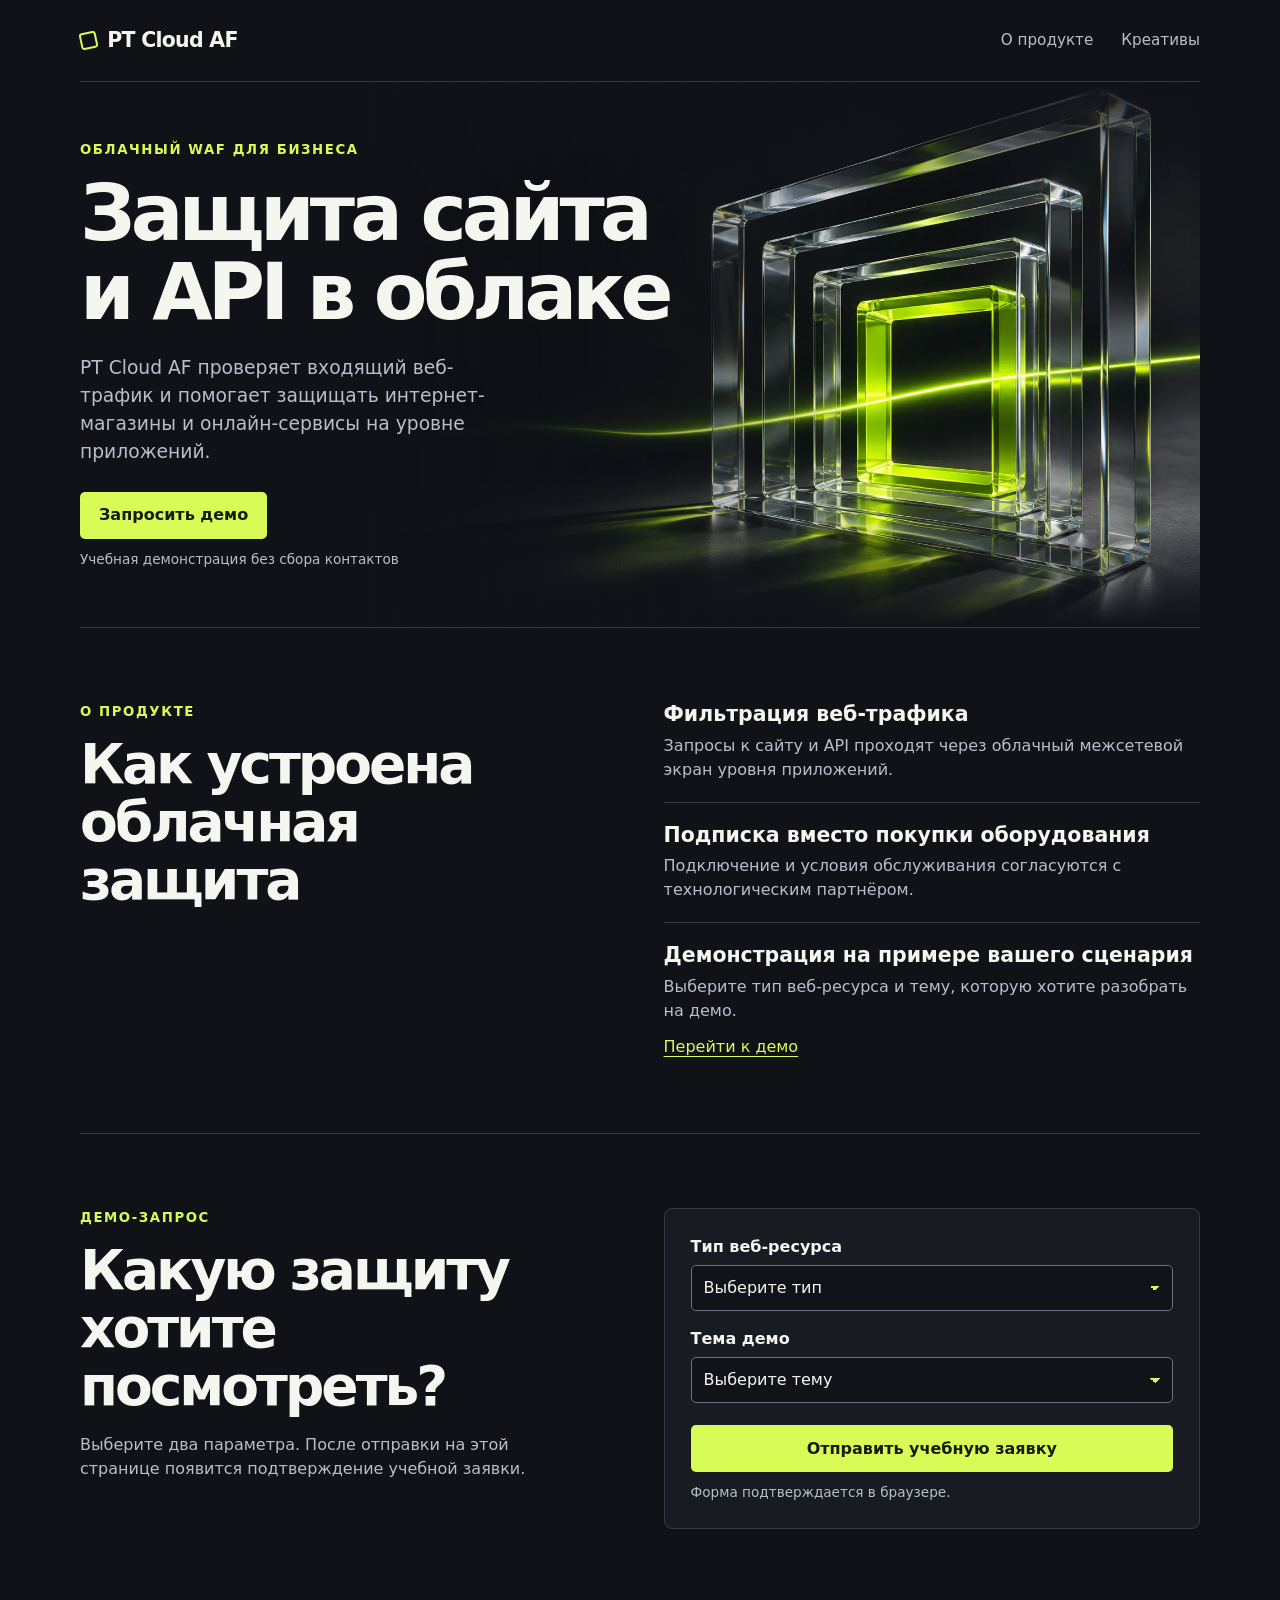
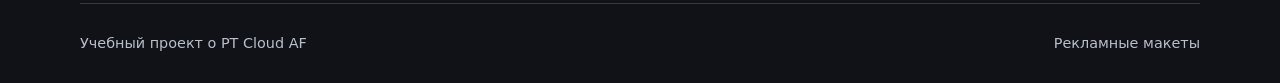
<file: index.html>
<!doctype html>
<html lang="ru">
<head>
  <meta charset="utf-8">
  <meta name="viewport" content="width=device-width, initial-scale=1">
  <meta name="robots" content="noindex, nofollow">
  <meta name="description" content="Учебная демонстрация облачной защиты веб-приложений PT Cloud AF">
  <title>PT Cloud AF — учебный лендинг</title>
  <link rel="stylesheet" href="assets/site.css">
  <script src="assets/config.js" defer></script>
  <script src="assets/site.js" defer></script>
</head>
<body>
  <header class="shell top" id="top">
    <a class="brand" href="#top"><i></i>PT Cloud AF</a>
    <nav aria-label="Навигация"><a href="#product">О продукте</a><a href="creatives.html">Креативы</a></nav>
  </header>
  <main>
    <section class="hero shell" aria-labelledby="hero-title">
      <div class="hero-copy">
        <p class="eyebrow">Облачный WAF для бизнеса</p>
        <h1 id="hero-title">Защита сайта<br>и API в облаке</h1>
        <p class="intro">PT Cloud AF проверяет входящий веб-трафик и помогает защищать интернет-магазины и онлайн-сервисы на уровне приложений.</p>
        <a class="button" href="#demo" data-cta="hero">Запросить демо</a>
        <p class="fine">Учебная демонстрация без сбора контактов</p>
      </div>
      <img class="hero-art" src="assets/gateway.webp" width="1500" height="1000" alt="">
    </section>
    <section class="shell split info" id="product">
      <div><p class="eyebrow">О продукте</p><h2>Как устроена облачная защита</h2></div>
      <div>
        <article><h3>Фильтрация веб-трафика</h3><p>Запросы к сайту и API проходят через облачный межсетевой экран уровня приложений.</p></article>
        <article><h3>Подписка вместо покупки оборудования</h3><p>Подключение и условия обслуживания согласуются с технологическим партнёром.</p></article>
        <article><h3>Демонстрация на примере вашего сценария</h3><p>Выберите тип веб-ресурса и тему, которую хотите разобрать на демо.</p><a href="#demo" class="text-link" data-cta="product">Перейти к демо</a></article>
      </div>
    </section>
    <section class="shell split conversion" id="demo">
      <div><p class="eyebrow">Демо-запрос</p><h2>Какую защиту хотите посмотреть?</h2><p>Выберите два параметра. После отправки на этой странице появится подтверждение учебной заявки.</p></div>
      <form id="demo-form">
        <label for="resource">Тип веб-ресурса</label>
        <select id="resource" name="resource" required>
          <option value="">Выберите тип</option>
          <option>Интернет-магазин</option>
          <option>SaaS-сервис</option>
          <option>Финтех-сервис</option>
          <option>Другой веб-сервис</option>
        </select>
        <label for="topic">Тема демо</label>
        <select id="topic" name="topic" required>
          <option value="">Выберите тему</option>
          <option>Подключение облачного WAF</option>
          <option>Защита сайта и API</option>
          <option>Условия подписки</option>
        </select>
        <button class="button" type="submit">Отправить учебную заявку</button>
        <p class="fine">Форма подтверждается в браузере.</p>
        <p id="confirmation" class="confirmation" role="status" tabindex="-1" hidden>Учебная заявка принята. Демонстрационный сценарий завершён.</p>
        <noscript><p>Для отправки учебной заявки включите JavaScript.</p></noscript>
      </form>
    </section>
    <section class="shell qa" id="qa" hidden>
      <h2>Журнал технической проверки</h2>
      <p>События этой сессии зарегистрированы в браузере. Журнал подходит для проверки разметки сайта.</p>
      <pre id="events" aria-live="polite"></pre>
      <button class="quiet" id="reset" type="button">Начать новую проверку</button>
    </section>
    <aside class="shell consent" id="consent" hidden>
      <p>Разрешить отправку обезличенных событий учебного теста в Google Analytics и Яндекс Метрику?</p>
      <button class="button" id="accept" type="button">Разрешить</button>
      <button class="quiet" id="decline" type="button">Продолжить без аналитики</button>
    </aside>
  </main>
  <footer class="shell footer"><span>Учебный проект о PT Cloud AF</span><a href="creatives.html">Рекламные макеты</a></footer>
</body>
</html>
</file>
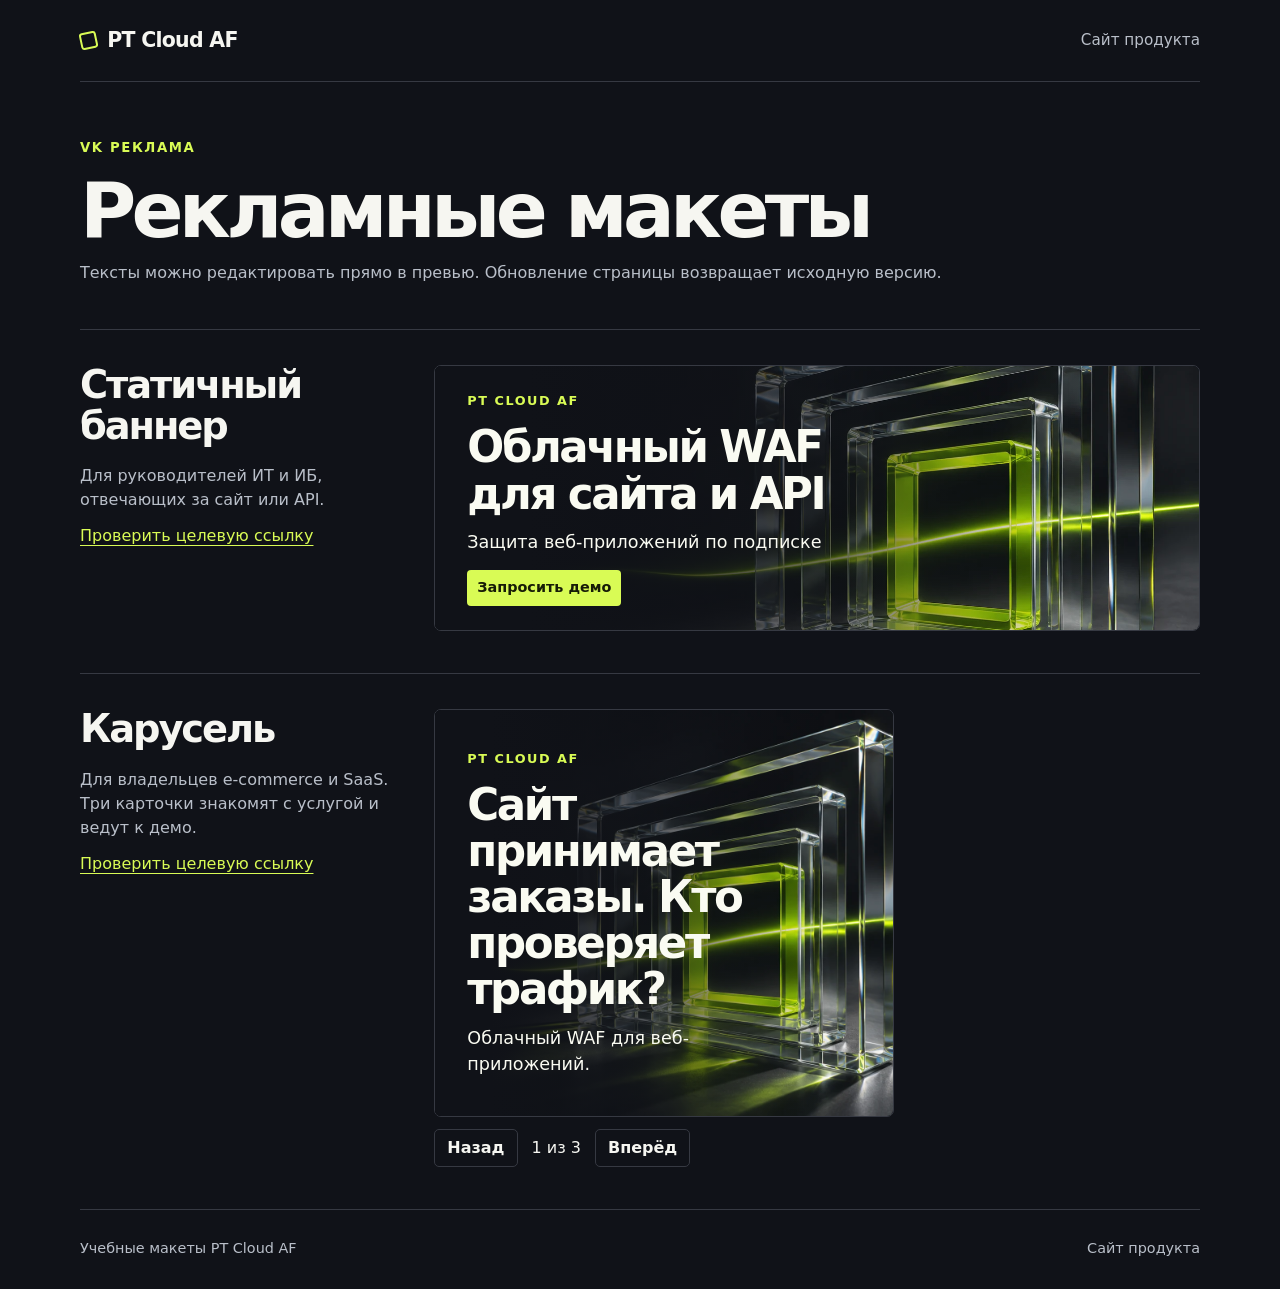
<file: creatives.html>
<!doctype html>
<html lang="ru">
<head>
  <meta charset="utf-8">
  <meta name="viewport" content="width=device-width, initial-scale=1">
  <meta name="robots" content="noindex, nofollow">
  <title>Рекламные макеты — PT Cloud AF</title>
  <link rel="stylesheet" href="assets/site.css">
  <link rel="stylesheet" href="assets/creatives.css">
  <script src="assets/creatives.js" defer></script>
</head>
<body>
  <header class="shell top">
    <a class="brand" href="index.html"><i></i>PT Cloud AF</a>
    <nav aria-label="Навигация"><a href="index.html">Сайт продукта</a></nav>
  </header>
  <main class="shell">
    <div class="creative-heading"><p class="eyebrow">VK Реклама</p><h1>Рекламные макеты</h1><p>Тексты можно редактировать прямо в превью. Обновление страницы возвращает исходную версию.</p></div>
    <section class="creative-section" id="banner">
      <div class="creative-description"><h2>Статичный баннер</h2><p>Для руководителей ИТ и ИБ, отвечающих за сайт или API.</p><a class="text-link" href="index.html?utm_source=vk&utm_medium=paid_social&utm_campaign=ptcloudaf_vk&utm_content=banner">Проверить целевую ссылку</a></div>
      <div class="ad banner" aria-label="Превью статичного баннера">
        <img src="assets/gateway.webp" alt="">
        <div class="ad-copy">
          <p class="ad-brand">PT CLOUD AF</p>
          <p class="ad-headline" role="textbox" aria-label="Заголовок баннера" contenteditable="plaintext-only">Облачный WAF<br>для сайта и API</p>
          <p class="ad-body" role="textbox" aria-label="Текст баннера" contenteditable="plaintext-only">Защита веб-приложений по подписке</p>
          <span class="ad-cta">Запросить демо</span>
        </div>
      </div>
    </section>
    <section class="creative-section" id="carousel">
      <div class="creative-description"><h2>Карусель</h2><p>Для владельцев e-commerce и SaaS. Три карточки знакомят с услугой и ведут к демо.</p><a class="text-link" href="index.html?utm_source=vk&utm_medium=paid_social&utm_campaign=ptcloudaf_vk&utm_content=carousel">Проверить целевую ссылку</a></div>
      <div class="carousel" role="region" aria-label="Превью карусели">
        <div class="ad card card-one">
          <img src="assets/gateway.webp" alt="">
          <div class="ad-copy"><p class="ad-brand">PT CLOUD AF</p><p class="ad-headline" role="textbox" aria-label="Заголовок первой карточки" contenteditable="plaintext-only">Сайт принимает заказы. Кто проверяет трафик?</p><p class="ad-body" role="textbox" aria-label="Текст первой карточки" contenteditable="plaintext-only">Облачный WAF для веб-приложений.</p></div>
        </div>
        <div class="ad card card-two" hidden>
          <img src="assets/gateway.webp" alt="">
          <div class="ad-copy"><p class="ad-brand">PT CLOUD AF</p><p class="ad-headline" role="textbox" aria-label="Заголовок второй карточки" contenteditable="plaintext-only">Подписка без своего оборудования</p><p class="ad-body" role="textbox" aria-label="Текст второй карточки" contenteditable="plaintext-only">Подключение через технологического партнёра.</p></div>
        </div>
        <div class="ad card card-three" hidden>
          <img src="assets/gateway.webp" alt="">
          <div class="ad-copy"><p class="ad-brand">PT CLOUD AF</p><p class="ad-headline" role="textbox" aria-label="Заголовок третьей карточки" contenteditable="plaintext-only">Посмотрите сценарий для вашего сайта</p><span class="ad-cta">Запросить демо</span></div>
        </div>
        <div class="controls" aria-label="Управление каруселью"><button id="prev" class="quiet" type="button">Назад</button><span id="card-index" aria-live="polite">1 из 3</span><button id="next" class="quiet" type="button">Вперёд</button></div>
      </div>
    </section>
  </main>
  <footer class="shell footer"><span>Учебные макеты PT Cloud AF</span><a href="index.html">Сайт продукта</a></footer>
</body>
</html>
</file>
<file: assets/site.css>
:root{color-scheme:dark;--bg:#101218;--panel:#181b22;--text:#f6f6f1;--muted:#b9bfc9;--lime:#d9fb55;--line:#363942;font-family:Inter,system-ui,-apple-system,sans-serif;line-height:1.5}
*{box-sizing:border-box}
body{margin:0;background:var(--bg);color:var(--text)}
a{color:inherit;text-decoration:none}
button,select{font:inherit}
[hidden]{display:none!important}
.shell{width:min(1120px,calc(100% - 64px));margin-inline:auto}
.top{display:flex;justify-content:space-between;align-items:center;gap:18px;min-height:82px;border-bottom:1px solid var(--line)}
.brand{display:flex;align-items:center;gap:.65rem;font-size:1.28rem;font-weight:800;letter-spacing:-.035em}
.brand i{width:1.05rem;height:1.05rem;border:2px solid var(--lime);border-radius:3px;transform:rotate(-12deg)}
nav{display:flex;align-items:center;gap:28px;color:var(--muted);font-size:.95rem}
nav a:hover,.footer a:hover{color:var(--lime)}
.hero{position:relative;display:flex;align-items:center;min-height:530px;isolation:isolate;overflow:hidden}
.hero-art{position:absolute;right:0;top:0;height:100%;width:75%;object-fit:cover;object-position:64% center;z-index:-2}
.hero::after{content:"";position:absolute;inset:0;background:linear-gradient(90deg,var(--bg) 24%,transparent 70%),linear-gradient(0deg,var(--bg),transparent 20%,transparent 78%,var(--bg));z-index:-1}
.hero-copy{padding:58px 0;max-width:600px}
.eyebrow{color:var(--lime);font-size:.83rem;letter-spacing:.12em;text-transform:uppercase;font-weight:750;margin:0 0 14px}
h1,h2,h3,p{margin:0}
h1{font-size:clamp(3rem,6.1vw,5.7rem);letter-spacing:-.062em;line-height:1.01;margin-bottom:22px}
h2{font-size:clamp(2.15rem,4.3vw,3.55rem);letter-spacing:-.055em;line-height:1.05;margin-bottom:18px}
h3{font-size:1.28rem;line-height:1.2;margin-bottom:7px}
.intro{font-size:1.17rem;max-width:435px;margin-bottom:26px}
.intro,.split p:not(.eyebrow),.qa p,.fine{color:var(--muted)}
.button,.quiet{display:inline-flex;align-items:center;justify-content:center;min-height:47px;padding:10px 18px;border-radius:5px;font-weight:760;border:1px solid transparent;cursor:pointer}
.button{background:var(--lime);color:#171c07}
.button:hover{background:#edffa0}
.button:disabled{opacity:.55;cursor:default}
.quiet{color:var(--text);background:transparent;border-color:var(--line)}
.fine{margin-top:10px;font-size:.85rem}
.split{display:grid;grid-template-columns:.9fr 1fr;gap:9%;padding-block:74px;border-top:1px solid var(--line)}
.info article+article{border-top:1px solid var(--line);margin-top:20px;padding-top:20px}
.text-link{display:inline-block;margin-top:.75rem;color:var(--lime);text-decoration:underline;text-underline-offset:4px}
form,.qa{background:var(--panel);padding:26px;border:1px solid var(--line);border-radius:8px}
label{display:block;margin-bottom:6px;font-weight:650}
select{width:100%;min-height:46px;margin-bottom:16px;padding:8px 42px 8px 12px;border:1px solid #6a707d;border-radius:5px;color:var(--text);background:#111319;appearance:none;background-image:linear-gradient(45deg,transparent 50%,var(--lime) 50%),linear-gradient(135deg,var(--lime) 50%,transparent 50%);background-position:calc(100% - 17px) center,calc(100% - 12px) center;background-size:5px 5px;background-repeat:no-repeat}
form .button{width:100%;margin-top:6px}
form p.confirmation{margin-top:12px;color:var(--lime)!important}
.qa{margin-bottom:40px}
.qa h2{font-size:2rem}
pre{max-width:100%;overflow:auto;font-size:.9rem;color:var(--lime);padding:12px;background:#101218}
.footer{border-top:1px solid var(--line);min-height:80px;display:flex;justify-content:space-between;align-items:center;gap:12px;color:var(--muted);font-size:.9rem}
.consent{position:fixed;z-index:10;bottom:18px;left:50%;transform:translateX(-50%);padding:14px 18px;border:1px solid var(--line);border-radius:8px;background:var(--panel)}
.consent p{margin-bottom:10px}
:focus-visible{outline:2px solid #fff;outline-offset:4px}
@media(max-width:730px){
  .shell{width:calc(100% - 36px)}
  .top{min-height:66px}
  nav{gap:12px;font-size:.85rem}
  .brand{font-size:1.06rem}
  .hero{min-height:auto;flex-direction:column;align-items:flex-start}
  .hero-copy{padding:42px 0 19px}
  .hero-art{position:relative;width:100%;height:auto;aspect-ratio:1.82;object-position:right 52%;border-radius:5px}
  .hero::after{display:none}
  .split{grid-template-columns:1fr;gap:25px;padding-block:45px}
  .info{margin-top:28px}
  form,.qa{padding:18px}
  .consent .quiet{margin-top:6px}
}
</file>
<file: assets/creatives.css>
.creative-heading{padding:56px 0 44px}
.creative-heading h1{font-size:clamp(2.5rem,6vw,5rem);margin-bottom:12px}
.creative-heading>p:last-child,.creative-description p{color:var(--muted)}
.creative-section{display:grid;grid-template-columns:minmax(225px,.72fr) minmax(0,1.7fr);gap:30px;padding:35px 0 42px;border-top:1px solid var(--line)}
.creative-description h2{font-size:clamp(1.8rem,3vw,2.65rem)}
.ad{position:relative;overflow:hidden;isolation:isolate;background:#0d1017;border:1px solid var(--line);border-radius:7px;color:#fafbf2;display:flex;align-items:center;min-height:266px}
.ad img{position:absolute;z-index:-2;inset:0;width:100%;height:100%;object-fit:cover}
.ad::after{content:"";position:absolute;inset:0;z-index:-1;background:linear-gradient(90deg,#101218 12%,#10121899 53%,transparent 86%)}
.banner img{object-position:right 48%}
.ad-copy{padding:24px 32px;max-width:68%}
.ad-brand{color:var(--lime);font-weight:800;letter-spacing:.12em;font-size:.8rem;margin:0 0 14px}
.ad-headline{font-size:clamp(1.45rem,3.4vw,3.02rem);line-height:1.06;font-weight:800;letter-spacing:-.055em}
.ad-body{font-size:clamp(.92rem,1.5vw,1.1rem);margin-top:12px}
.ad-cta{display:inline-block;margin-top:15px;padding:7px 10px;background:var(--lime);color:#171c07;border-radius:4px;font-size:.9rem;font-weight:800}
.card{width:min(460px,100%);aspect-ratio:1.13}
.card img{object-position:75% center}
.card .ad-copy{max-width:78%}
.card-two img{object-position:94% 75%;transform:scale(1.25);filter:hue-rotate(26deg)}
.card-three img{object-position:82% 41%;transform:scale(1.4)}
.controls{display:flex;align-items:center;gap:14px;margin-top:12px}
.controls button{min-height:38px;padding:6px 12px}
[contenteditable]:hover{outline:1px dashed #d9fb5599}
@media(max-width:730px){.creative-heading{padding:42px 0 28px}.creative-section{grid-template-columns:1fr;gap:18px;padding-block:24px 35px}.ad-copy{padding:18px;max-width:78%}}
</file>
